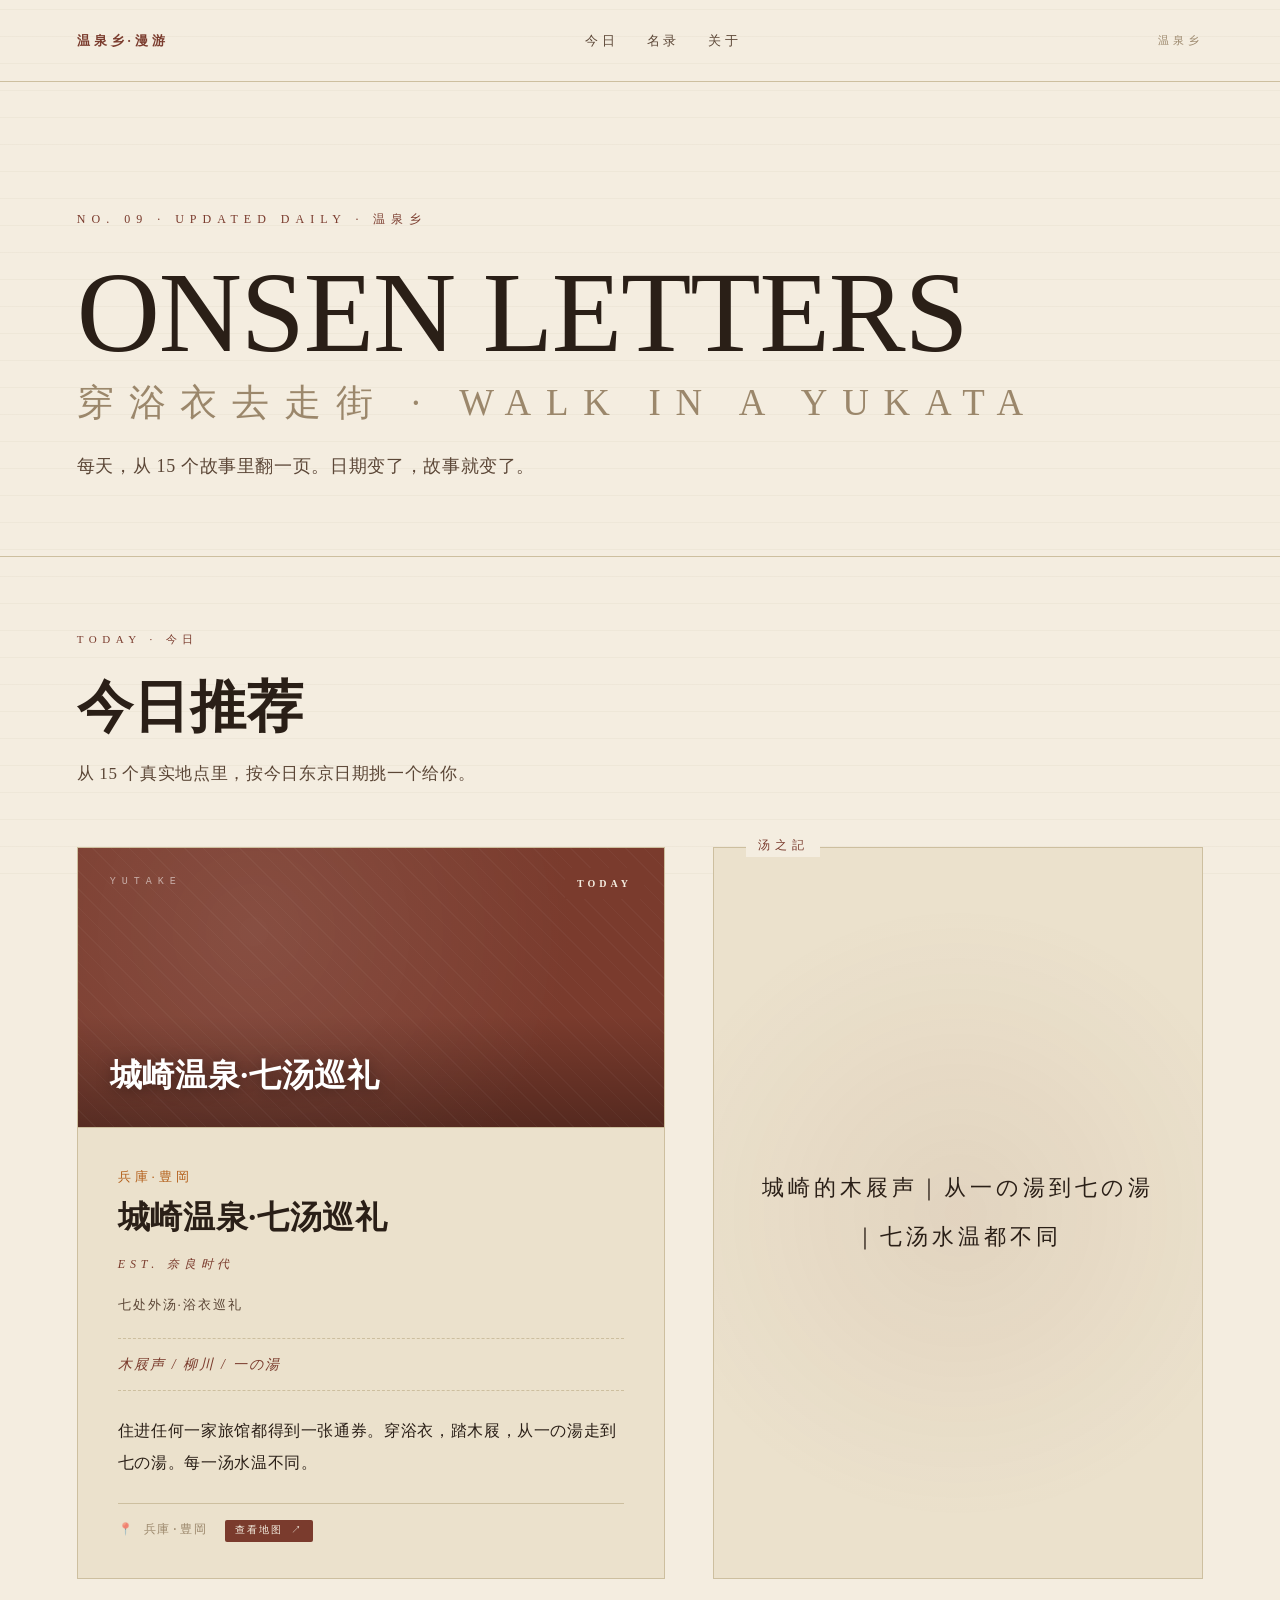
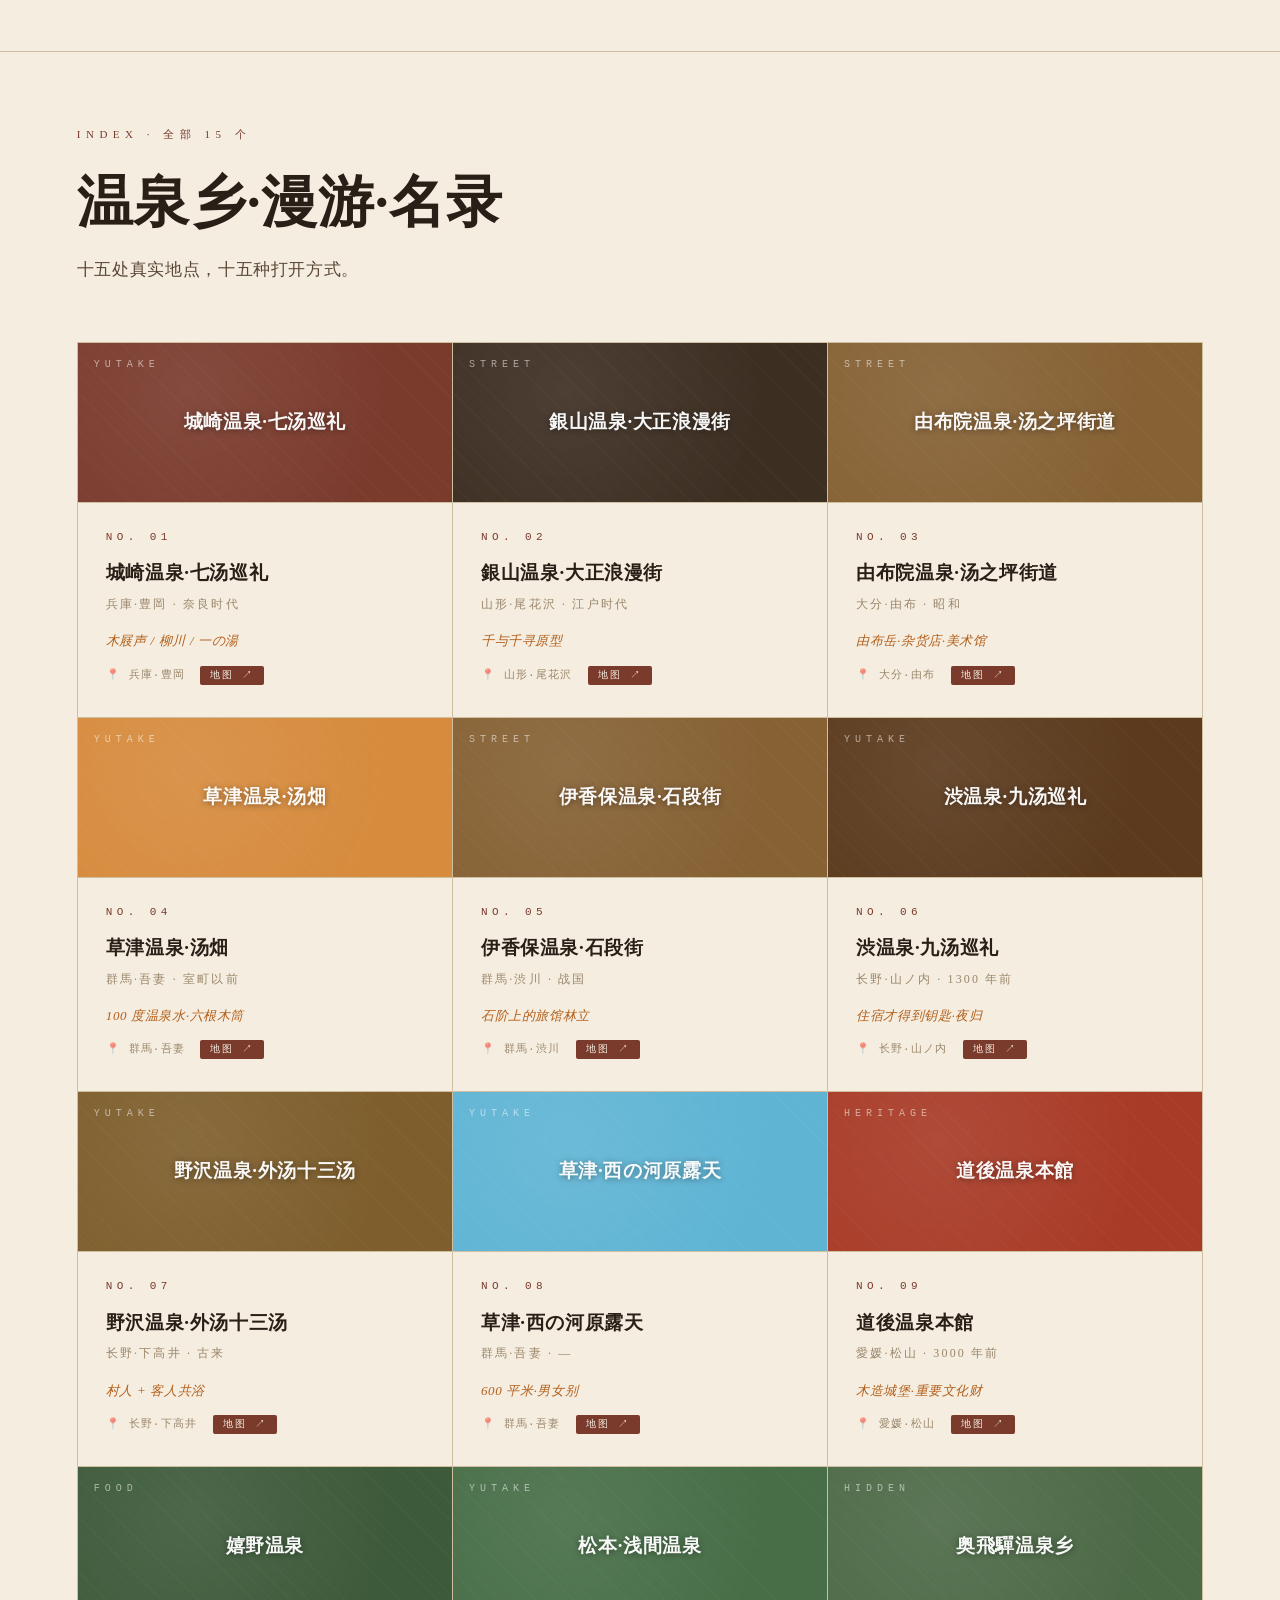
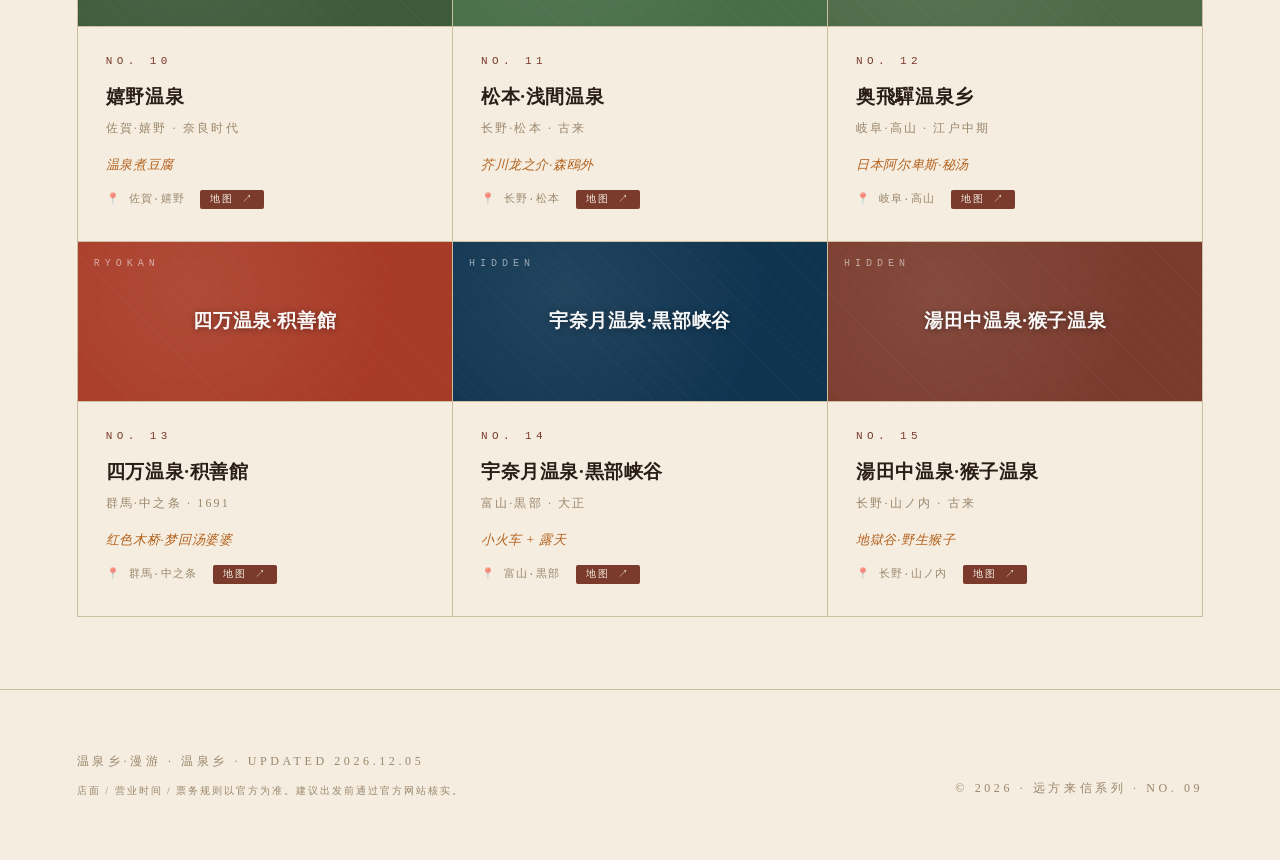
<file: index.html>
<!DOCTYPE html>
<html lang="zh-CN">
<head>
  <meta charset="UTF-8">
  <meta name="viewport" content="width=device-width, initial-scale=1.0">
  <title>温泉乡·漫游 — ONSEN LETTERS</title>
  <meta name="description" content="穿浴衣去走街">
  <link rel="stylesheet" href="assets/style.css">
</head>
<body>
  <header class="nav">
    <div class="logo">温泉乡·漫游</div>
    <ul>
      <li><a href="index.html">今日</a></li>
      <li><a href="list.html">名录</a></li>
      <li><a href="about.html">关于</a></li>
    </ul>
    <div class="meta">温泉乡</div>
  </header>

  <main>
    <section class="hero">
      <div class="meta">NO. 09 · UPDATED DAILY · 温泉乡</div>
      <h1>
        ONSEN LETTERS
        <span class="accent">穿浴衣去走街 · WALK IN A YUKATA</span>
      </h1>
      <p class="tagline">每天，从 15 个故事里翻一页。日期变了，故事就变了。</p>
    </section>

    <section class="section">
      <div class="section-label">TODAY · 今日</div>
      <h2>今日推荐</h2>
      <p class="lead">从 15 个真实地点里，按今日东京日期挑一个给你。</p>

      <div class="tonight">
        <article class="tonight-card">
          <div class="img-frame" id="t-img" data-tag="—">
            <div class="stamp">TODAY</div>
            <div class="big-name" id="t-img-name">— —</div>
          </div>
          <div class="body">
            <div class="ward" id="t-ward">— —</div>
            <h3 class="name" id="t-name">— —</h3>
            <div class="since" id="t-since">— —</div>
            <div class="type" id="t-type">— —</div>
            <div class="vibe" id="t-vibe">— —</div>
            <p class="story" id="t-story">— —</p>
            <div class="address" id="t-address" style="display:none">— —</div>
            <div class="etiquette" id="t-etiquette" style="display:none">— —</div>
            <div class="release" id="t-release" style="display:none">— —</div>
          </div>
        </article>

        <article class="haiku-card" data-label="汤之記">
          <div class="haiku" id="haiku">— —</div>
        </article>
      </div>
    </section>

    <section class="section">
      <div class="section-label">INDEX · 全部 15 个</div>
      <h2>温泉乡·漫游·名录</h2>
      <p class="lead">十五处真实地点，十五种打开方式。</p>
      <div class="list-section" id="all-list"></div>
    </section>
  </main>

  <footer>
    <div>
      <div>温泉乡·漫游 · 温泉乡 · UPDATED <span id="footer-date">2026.05.07</span></div>
      <div class="disclaimer">店面 / 营业时间 / 票务规则以官方为准。建议出发前通过官方网站核实。</div>
    </div>
    <div>© 2026 · 远方来信系列 · NO. 09</div>
  </footer>

  <script>
    function jstSeed() {
      const d = new Date();
      const jst = new Date(d.getTime() + (d.getTimezoneOffset() + 540) * 60000);
      return jst.getFullYear() * 10000 + (jst.getMonth() + 1) * 100 + jst.getDate();
    }
    function pad(n, w) { return String(n).padStart(w, '0'); }
    const dataKey = "spots";
    const haikuKey = "phrases";

    fetch('data/pool.json').then(r => r.json()).then(data => {
      const seed = jstSeed();
      const list = data[dataKey];
      const phrases = data[haikuKey];
      const today = list[seed % list.length];
      const phrase = phrases[seed % phrases.length];

      const dispName = today.name_zh || today.name;
      document.getElementById('t-name').textContent = dispName;
      document.getElementById('t-img-name').textContent = dispName;
      document.getElementById('t-ward').textContent = today.ward;
      document.getElementById('t-since').textContent = today.since ? 'EST. ' + today.since : '';
      document.getElementById('t-type').textContent = today.type || '';
      document.getElementById('t-vibe').textContent = today.vibe || '';
      document.getElementById('t-story').textContent = today.story || '';
      document.getElementById('haiku').textContent = phrase;

      const tImg = document.getElementById('t-img');
      tImg.style.setProperty('--tone', today.color || 'var(--accent)');
      tImg.setAttribute('data-tag', (today.tag || 'spot').toUpperCase());

      // 地址 + Google Maps
      const addr = today.address || today.ward;
      if (addr) {
        const ae = document.getElementById('t-address');
        const gmapQuery = encodeURIComponent((today.name_zh || today.name) + ' ' + (today.ward || ''));
        ae.innerHTML = addr + ' <a class="gmap-link" href="https://www.google.com/maps/search/?api=1&query=' + gmapQuery + '" target="_blank" rel="noopener">查看地图 ↗</a>';
        ae.style.display = '';
      }
      // 礼仪提示（飞田新地等）
      if (today.etiquette) {
        const et = document.getElementById('t-etiquette');
        et.textContent = '⚠ ' + today.etiquette;
        et.style.display = '';
      }
      // 票务规则（japan-tickets）
      if (today.release_rule) {
        const r = document.getElementById('t-release');
        r.innerHTML = '<strong>放票规则：</strong>' + today.release_rule + '<br><strong>提前：</strong>约 ' + (today.advance_days || '?') + ' 天<br><strong>购票：</strong>' + (today.booking_site || '官方');
        r.style.display = '';
      }

      // 列表
      const listEl = document.getElementById('all-list');
      list.forEach(s => {
        const item = document.createElement('div');
        item.className = 'list-item';
        const sName = s.name_zh || s.name;
        const tone = s.color || 'var(--accent)';
        const tag = (s.tag || 'spot').toUpperCase();
        const addr = s.address || s.ward;
        const gmapQuery = encodeURIComponent(sName + ' ' + (s.ward || ''));
        const gmapLink = `<a class="gmap-link" href="https://www.google.com/maps/search/?api=1&query=${gmapQuery}" target="_blank" rel="noopener">地图 ↗</a>`;
        item.innerHTML = `
          <div class="thumb" style="--tone:${tone}" data-tag="${tag}">
            <div class="big-name">${sName}</div>
          </div>
          <div class="body">
            <div class="num">NO. ${pad(s.id, 2)}</div>
            <div class="name">${sName}</div>
            <div class="meta-line">${s.ward} · ${s.since || '—'}</div>
            <div class="vibe">${s.vibe || ''}</div>
            ${addr ? `<div class="address">${addr} ${gmapLink}</div>` : ''}
          </div>
        `;
        listEl.appendChild(item);
      });

      const now = new Date();
      const jst = new Date(now.getTime() + (now.getTimezoneOffset() + 540) * 60000);
      document.getElementById('footer-date').textContent =
        jst.getFullYear() + '.' + pad(jst.getMonth()+1, 2) + '.' + pad(jst.getDate(), 2);
    });
  </script>
</body>
</html>
</file>
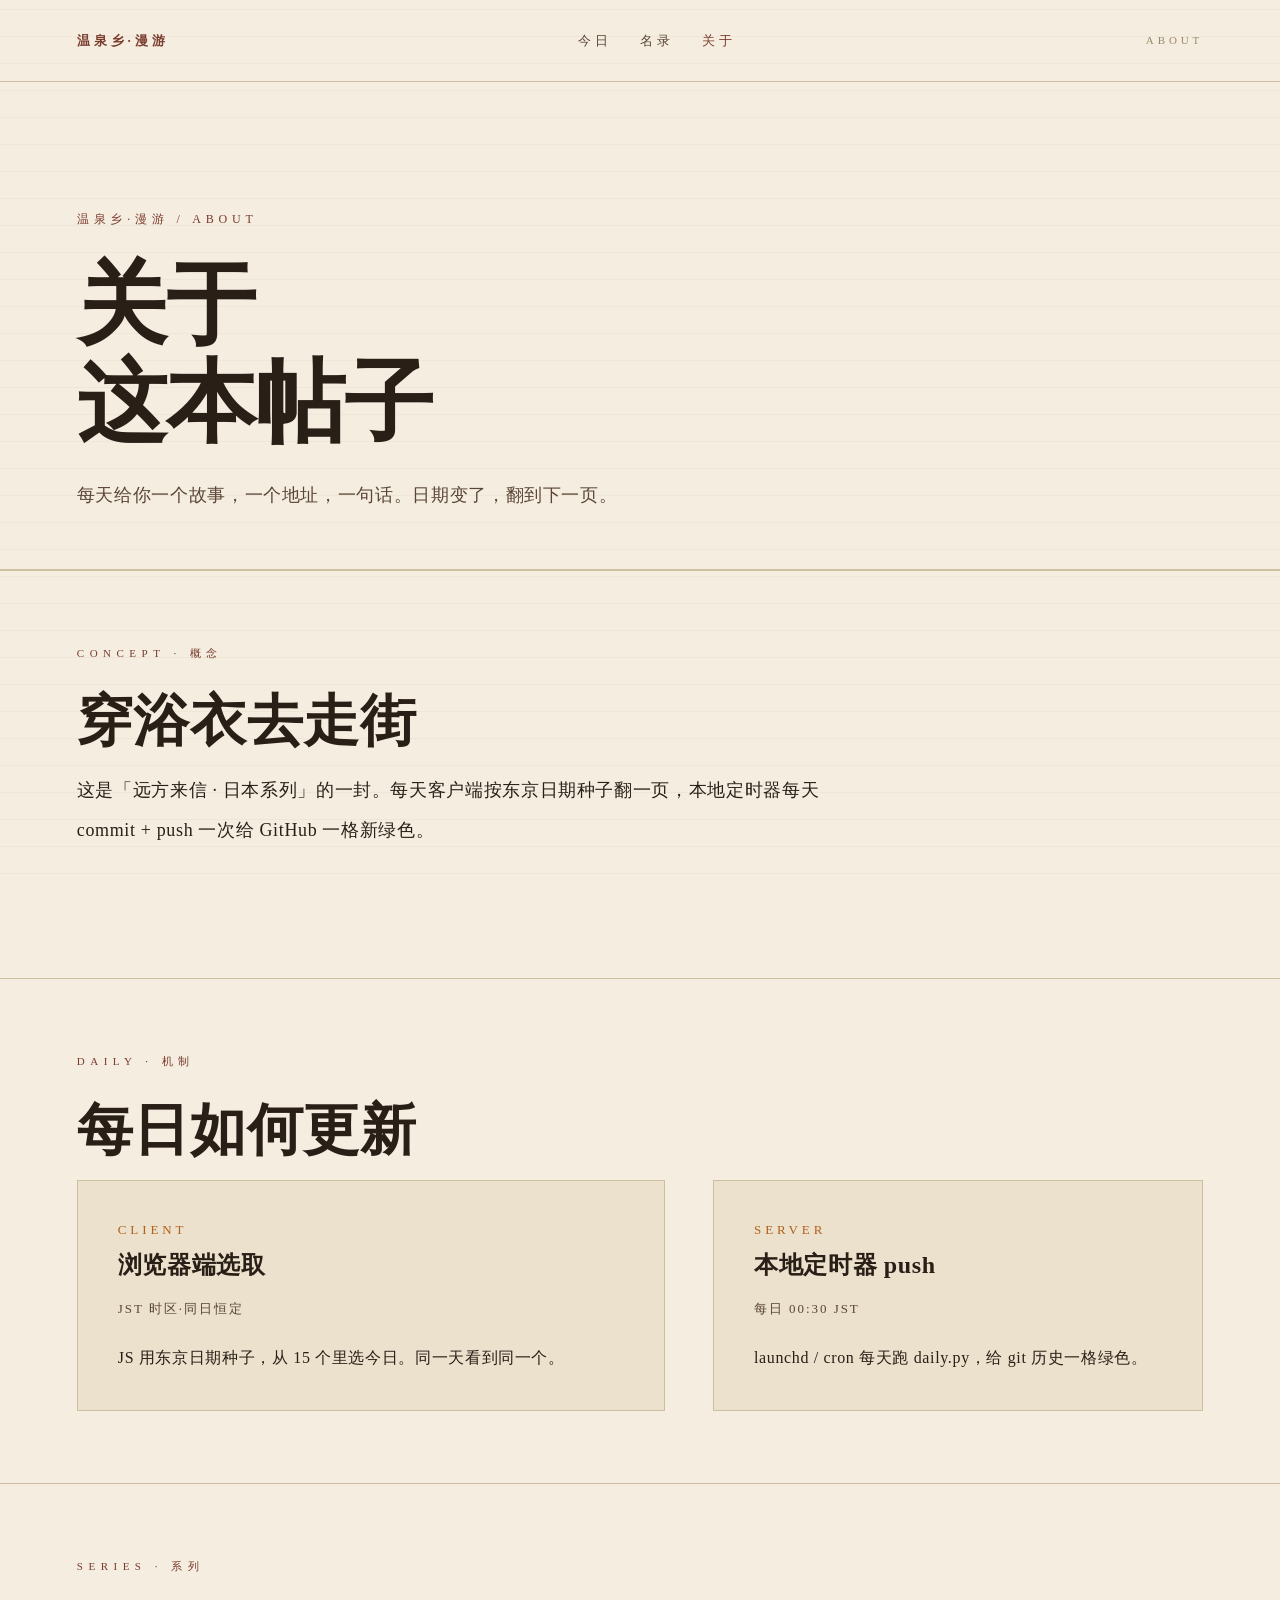
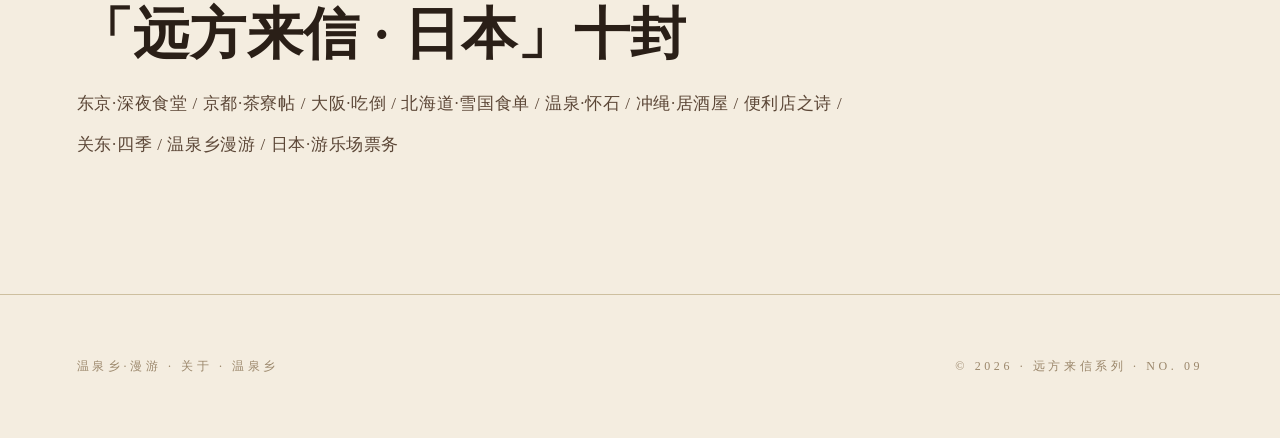
<file: about.html>
<!DOCTYPE html>
<html lang="zh-CN">
<head>
  <meta charset="UTF-8">
  <meta name="viewport" content="width=device-width, initial-scale=1.0">
  <title>关于 — 温泉乡·漫游</title>
  <link rel="stylesheet" href="assets/style.css">
</head>
<body>
  <header class="nav">
    <div class="logo">温泉乡·漫游</div>
    <ul>
      <li><a href="index.html">今日</a></li>
      <li><a href="list.html">名录</a></li>
      <li><a href="about.html" style="color:var(--accent)">关于</a></li>
    </ul>
    <div class="meta">ABOUT</div>
  </header>

  <main>
    <section class="detail-hero">
      <div class="crumb">温泉乡·漫游 / ABOUT</div>
      <h1>关于<br>这本帖子</h1>
      <p class="deck">每天给你一个故事，一个地址，一句话。日期变了，翻到下一页。</p>
    </section>

    <section class="section">
      <div class="section-label">CONCEPT · 概念</div>
      <h2>穿浴衣去走街</h2>
      <p class="lead" style="font-size:18px;color:var(--ink);max-width:760px;line-height:2.2">
        这是「远方来信 · 日本系列」的一封。每天客户端按东京日期种子翻一页，本地定时器每天 commit + push 一次给 GitHub 一格新绿色。
      </p>
    </section>

    <section class="section">
      <div class="section-label">DAILY · 机制</div>
      <h2>每日如何更新</h2>
      <div class="tonight">
        <article class="tonight-card" style="background:var(--bg-2)">
          <div class="body">
            <div class="ward">CLIENT</div>
            <h3 class="name" style="font-size:24px">浏览器端选取</h3>
            <div class="type">JST 时区·同日恒定</div>
            <p class="story">JS 用东京日期种子，从 15 个里选今日。同一天看到同一个。</p>
          </div>
        </article>
        <article class="tonight-card" style="background:var(--bg-2)">
          <div class="body">
            <div class="ward">SERVER</div>
            <h3 class="name" style="font-size:24px">本地定时器 push</h3>
            <div class="type">每日 00:30 JST</div>
            <p class="story">launchd / cron 每天跑 daily.py，给 git 历史一格绿色。</p>
          </div>
        </article>
      </div>
    </section>

    <section class="section">
      <div class="section-label">SERIES · 系列</div>
      <h2>「远方来信 · 日本」十封</h2>
      <p class="lead" style="font-size:17px;color:var(--ink-2);max-width:780px;line-height:2.4">
        东京·深夜食堂 / 京都·茶寮帖 / 大阪·吃倒 / 北海道·雪国食单 / 温泉·怀石 / 冲绳·居酒屋 / 便利店之诗 / 关东·四季 / 温泉乡漫游 / 日本·游乐场票务
      </p>
    </section>
  </main>

  <footer>
    <div>温泉乡·漫游 · 关于 · 温泉乡</div>
    <div>© 2026 · 远方来信系列 · NO. 09</div>
  </footer>
</body>
</html>
</file>
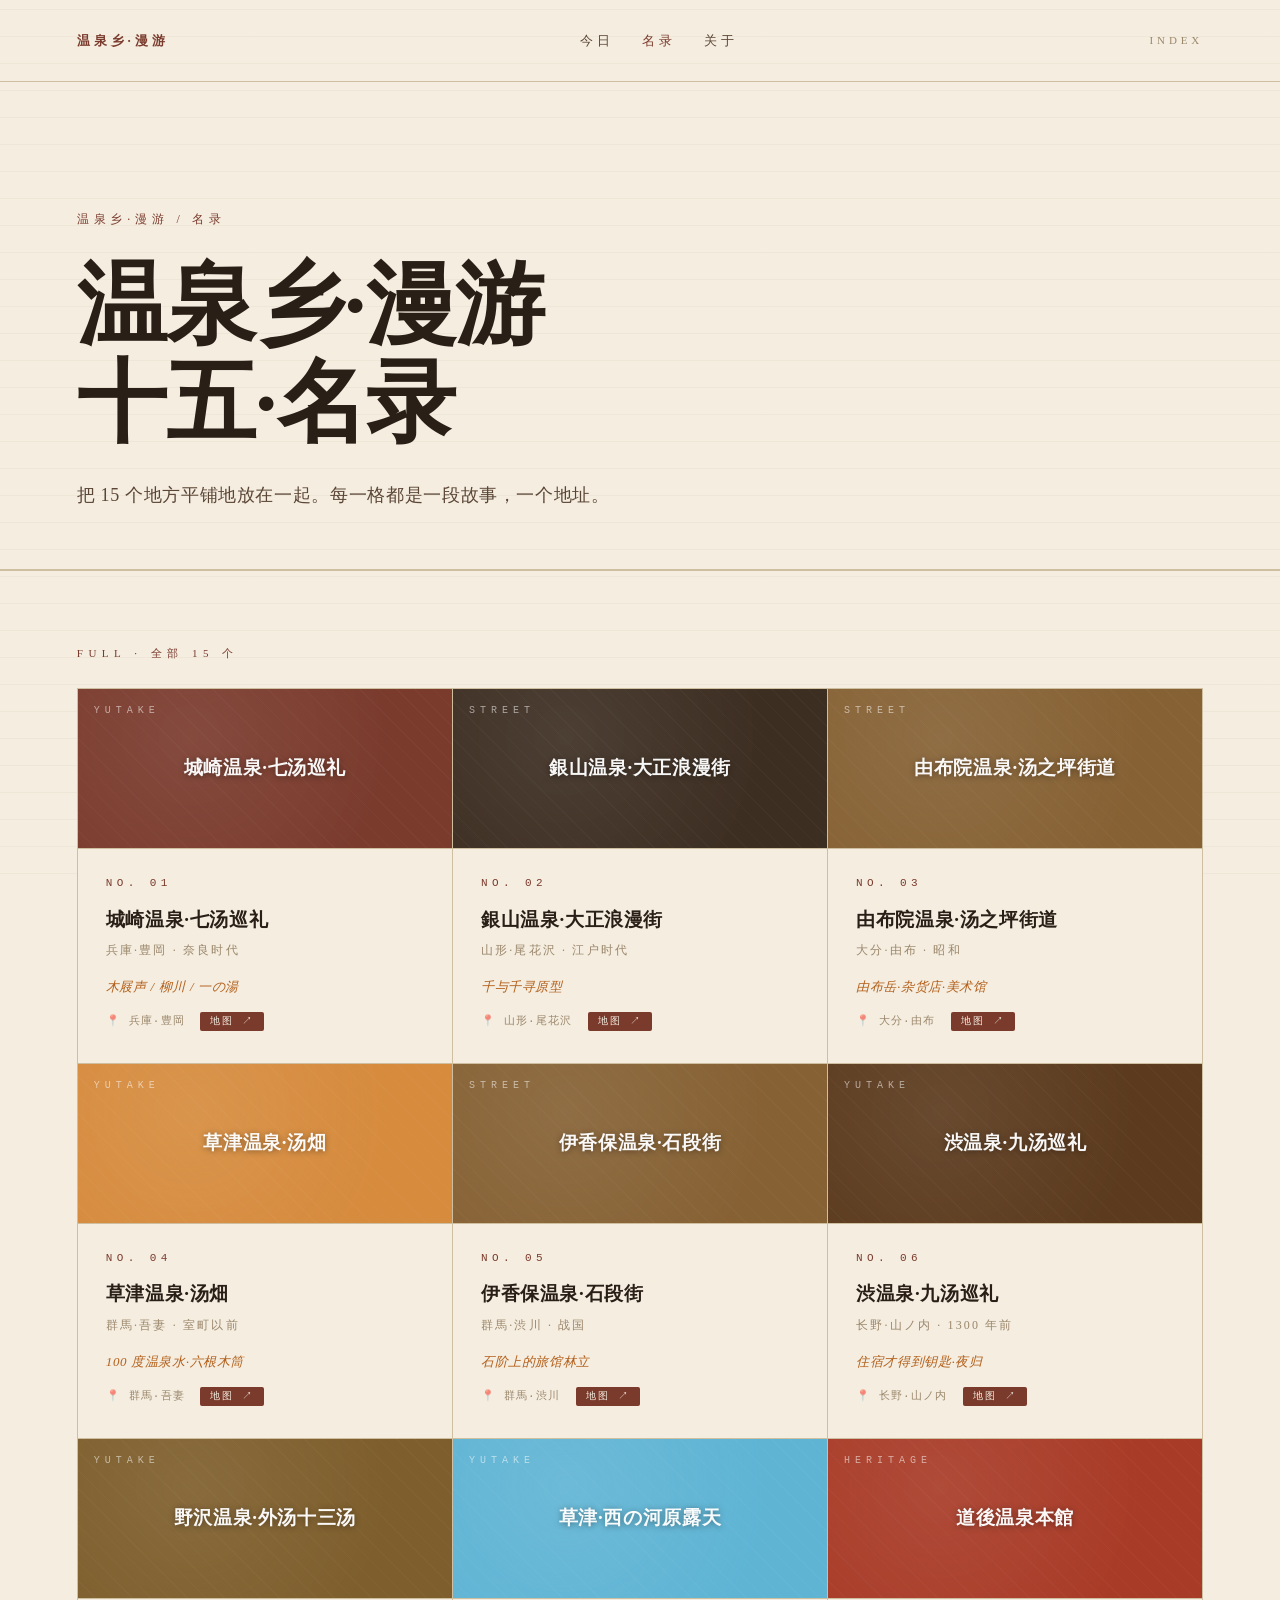
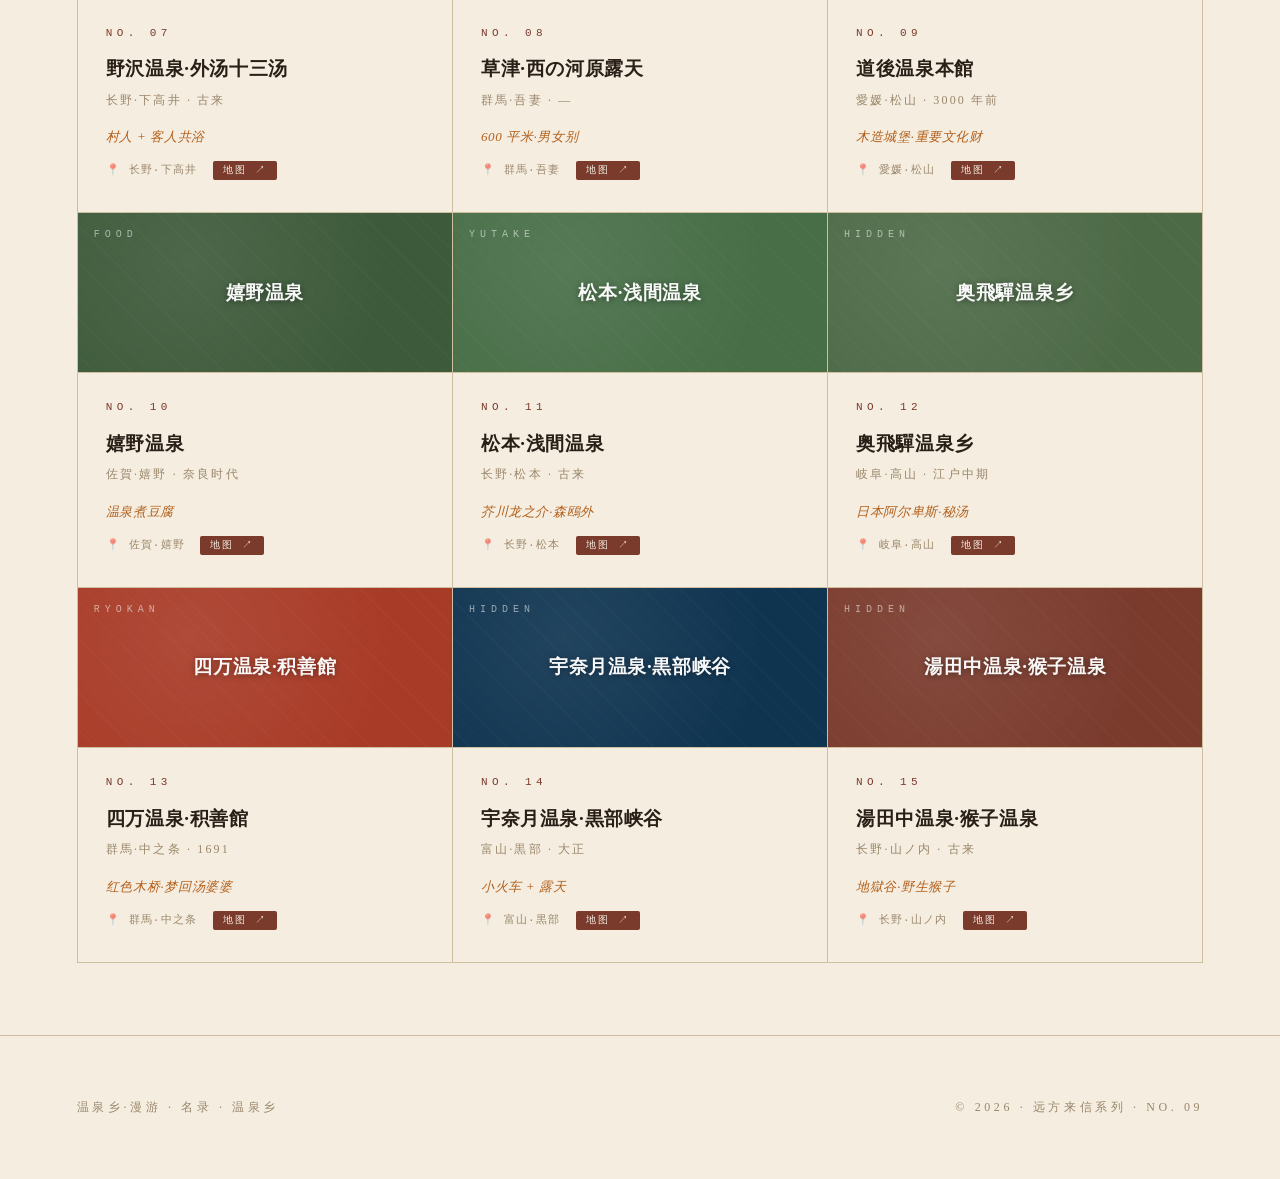
<file: list.html>
<!DOCTYPE html>
<html lang="zh-CN">
<head>
  <meta charset="UTF-8">
  <meta name="viewport" content="width=device-width, initial-scale=1.0">
  <title>名录 — 温泉乡·漫游</title>
  <link rel="stylesheet" href="assets/style.css">
</head>
<body>
  <header class="nav">
    <div class="logo">温泉乡·漫游</div>
    <ul>
      <li><a href="index.html">今日</a></li>
      <li><a href="list.html" style="color:var(--accent)">名录</a></li>
      <li><a href="about.html">关于</a></li>
    </ul>
    <div class="meta">INDEX</div>
  </header>

  <main>
    <section class="detail-hero">
      <div class="crumb">温泉乡·漫游 / 名录</div>
      <h1>温泉乡·漫游<br>十五·名录</h1>
      <p class="deck">把 15 个地方平铺地放在一起。每一格都是一段故事，一个地址。</p>
    </section>

    <section class="section">
      <div class="section-label">FULL · 全部 15 个</div>
      <div class="list-section" id="all-list"></div>
    </section>
  </main>

  <footer>
    <div>温泉乡·漫游 · 名录 · 温泉乡</div>
    <div>© 2026 · 远方来信系列 · NO. 09</div>
  </footer>

  <script>
    function pad(n, w) { return String(n).padStart(w, '0'); }
    fetch('data/pool.json').then(r => r.json()).then(data => {
      const list = data['spots'];
      const listEl = document.getElementById('all-list');
      list.forEach(s => {
        const item = document.createElement('div');
        item.className = 'list-item';
        const sName = s.name_zh || s.name;
        const tone = s.color || 'var(--accent)';
        const tag = (s.tag || 'spot').toUpperCase();
        const addr = s.address || s.ward;
        const gmapQuery = encodeURIComponent(sName + ' ' + (s.ward || ''));
        const gmapLink = `<a class="gmap-link" href="https://www.google.com/maps/search/?api=1&query=${gmapQuery}" target="_blank" rel="noopener">地图 ↗</a>`;
        item.innerHTML = `
          <div class="thumb" style="--tone:${tone}" data-tag="${tag}">
            <div class="big-name">${sName}</div>
          </div>
          <div class="body">
            <div class="num">NO. ${pad(s.id, 2)}</div>
            <div class="name">${sName}</div>
            <div class="meta-line">${s.ward} · ${s.since || '—'}</div>
            <div class="vibe">${s.vibe || ''}</div>
            ${addr ? `<div class="address">${addr} ${gmapLink}</div>` : ''}
          </div>
        `;
        listEl.appendChild(item);
      });
    });
  </script>
</body>
</html>
</file>
<file: assets/style.css>
:root {
  --bg: #f4ede0;
  --bg-2: #ebe1cc;
  --ink: #2a1f17;
  --ink-2: #5b4636;
  --mute: #9b876b;
  --line: #cdbf9f;
  --accent: #7a3b2d;
  --accent-2: #b35f1a;
}
* { box-sizing: border-box; margin: 0; padding: 0; }
html, body {
  background: var(--bg);
  color: var(--ink);
  font-family: "Noto Serif JP", "Songti SC", "Hiragino Mincho ProN", "Source Han Serif", serif;
  font-feature-settings: "palt";
  line-height: 1.95;
  letter-spacing: 0.04em;
  min-height: 100vh;
  overflow-x: hidden;
}
main, header, footer { position: relative; z-index: 2; }
.nav {
  display: flex; justify-content: space-between; align-items: center;
  padding: 28px 6vw; border-bottom: 1px solid var(--line);
  font-size: 13px; letter-spacing: 0.3em;
}
.nav .logo { font-weight: 700; color: var(--accent); }
.nav ul { list-style: none; display: flex; gap: 28px; }
.nav a { color: var(--ink-2); text-decoration: none; transition: color 0.3s; }
.nav a:hover { color: var(--accent); }
.nav .meta { color: var(--mute); font-size: 11px; }

.hero { padding: 14vh 6vw 8vh; }
.hero .meta {
  font-size: 12px; color: var(--accent); letter-spacing: 0.5em; margin-bottom: 24px;
}
.hero h1 {
  font-size: clamp(48px, 9vw, 130px); font-weight: 800;
  line-height: 0.98; letter-spacing: -0.01em; margin-bottom: 24px;
}
.hero h1 .accent {
  display: block; font-size: 0.32em; font-weight: 400;
  color: var(--mute); letter-spacing: 0.4em; margin-top: 16px;
}
.hero p.tagline { font-size: 18px; color: var(--ink-2); max-width: 600px; margin-top: 28px; }

.section { padding: 8vh 6vw; border-top: 1px solid var(--line); }
.section-label {
  font-size: 11px; letter-spacing: 0.5em; color: var(--accent);
  text-transform: uppercase; margin-bottom: 24px;
}
.section h2 { font-size: clamp(32px, 5vw, 56px); font-weight: 700; margin-bottom: 16px; line-height: 1.2; }
.section .lead { font-size: 17px; color: var(--ink-2); max-width: 700px; margin-bottom: 56px; }

.tonight { display: grid; grid-template-columns: 1.2fr 1fr; gap: 48px; align-items: stretch; }
.tonight-card {
  border: 1px solid var(--line); background: var(--bg-2); padding: 0;
  position: relative; overflow: hidden; display: flex; flex-direction: column;
}
.tonight-card .img-frame {
  --tone: var(--accent); width: 100%; height: 280px;
  background: radial-gradient(circle at 30% 30%, color-mix(in srgb, var(--tone) 75%, white 10%), var(--tone) 70%), var(--tone);
  position: relative; overflow: hidden; display: flex;
  align-items: flex-end; padding: 32px; border-bottom: 1px solid var(--line);
}
.tonight-card .img-frame::before {
  content: attr(data-tag); position: absolute; top: 24px; left: 32px;
  font-size: 10px; letter-spacing: 0.6em; color: rgba(255,255,255,0.55);
  font-family: "JetBrains Mono", monospace; text-transform: uppercase;
}
.tonight-card .img-frame::after {
  content: ""; position: absolute; inset: 0;
  background: repeating-linear-gradient(45deg, transparent 0, transparent 12px, rgba(255,255,255,0.03) 12px, rgba(255,255,255,0.03) 13px),
              linear-gradient(180deg, transparent 60%, rgba(0,0,0,0.3) 100%);
  pointer-events: none;
}
.tonight-card .img-frame .big-name {
  position: relative; z-index: 2; font-size: 32px; font-weight: 800;
  letter-spacing: 0.02em; color: #fff; line-height: 1.2;
  text-shadow: 0 2px 16px rgba(0,0,0,0.4);
}
.tonight-card .img-frame .stamp {
  position: absolute; top: 20px; right: 20px;
  background: var(--accent); color: var(--bg); padding: 6px 12px;
  font-size: 10px; letter-spacing: 0.4em; font-weight: 700; z-index: 3;
}
.tonight-card .body { padding: 36px 40px; }
.tonight-card .ward {
  font-size: 13px; letter-spacing: 0.3em; color: var(--accent-2); margin-bottom: 8px;
}
.tonight-card .name { font-size: 32px; font-weight: 700; line-height: 1.25; margin-bottom: 16px; }
.tonight-card .since { font-size: 12px; color: var(--accent); letter-spacing: 0.4em; font-style: italic; margin-bottom: 16px; }
.tonight-card .type { font-size: 13px; color: var(--ink-2); margin-bottom: 20px; letter-spacing: 0.15em; }
.tonight-card .vibe {
  font-size: 14px; color: var(--accent); letter-spacing: 0.15em;
  border-top: 1px dashed var(--line); border-bottom: 1px dashed var(--line);
  padding: 12px 0; margin-bottom: 24px; font-style: italic;
}
.tonight-card .story { font-size: 16px; line-height: 2; color: var(--ink); }
.tonight-card .address {
  margin-top: 24px; padding-top: 16px; border-top: 1px solid var(--line);
  font-size: 12px; color: var(--mute); letter-spacing: 0.15em;
  font-family: "JetBrains Mono", "PingFang SC", monospace; line-height: 1.8;
}
.tonight-card .address::before { content: "📍 "; opacity: 0.6; }
.tonight-card .gmap-link, .list-item .gmap-link {
  display: inline-block; margin-left: 8px; padding: 2px 10px;
  background: var(--accent); color: var(--bg); font-size: 10px;
  letter-spacing: 0.2em; text-decoration: none; border-radius: 2px;
  transition: opacity 0.3s;
}
.tonight-card .gmap-link:hover, .list-item .gmap-link:hover { opacity: 0.8; }
.tonight-card .etiquette {
  margin-top: 12px; font-size: 12px; color: var(--accent-2);
  letter-spacing: 0.15em; font-style: italic;
}
.tonight-card .release {
  margin-top: 16px; padding: 12px; background: color-mix(in srgb, var(--accent) 12%, transparent);
  border-left: 3px solid var(--accent); font-size: 12px;
  color: var(--ink); letter-spacing: 0.1em;
}

.haiku-card {
  border: 1px solid var(--line); padding: 40px;
  display: flex; align-items: center; justify-content: center;
  background: radial-gradient(circle at center, color-mix(in srgb, var(--accent) 8%, transparent), transparent 70%), var(--bg-2);
  position: relative;
}
.haiku-card::before {
  content: attr(data-label); position: absolute; top: -14px; left: 32px;
  background: var(--bg); padding: 0 12px; color: var(--accent);
  font-size: 12px; letter-spacing: 0.4em;
}
.haiku-card .haiku {
  font-size: 22px; line-height: 2.2; text-align: center;
  letter-spacing: 0.18em; color: var(--ink); white-space: pre-line;
  font-weight: 300;
}

.list-section {
  display: grid; grid-template-columns: repeat(auto-fit, minmax(300px, 1fr));
  gap: 1px; background: var(--line); border: 1px solid var(--line);
}
.list-item {
  background: var(--bg); padding: 0; transition: background 0.3s;
  position: relative; overflow: hidden;
}
.list-item:hover { background: var(--bg-2); }
.list-item .thumb {
  --tone: var(--accent); width: 100%; height: 160px;
  background: radial-gradient(circle at 30% 30%, color-mix(in srgb, var(--tone) 75%, white 8%), var(--tone) 70%), var(--tone);
  position: relative; overflow: hidden; display: flex; align-items: center;
  justify-content: center; padding: 16px; border-bottom: 1px solid var(--line);
}
.list-item .thumb::before {
  content: attr(data-tag); position: absolute; top: 12px; left: 16px;
  font-size: 10px; letter-spacing: 0.5em; color: rgba(255,255,255,0.55);
  font-family: "JetBrains Mono", monospace; text-transform: uppercase;
}
.list-item .thumb::after {
  content: ""; position: absolute; inset: 0;
  background: repeating-linear-gradient(45deg, transparent 0, transparent 12px, rgba(255,255,255,0.025) 12px, rgba(255,255,255,0.025) 13px);
}
.list-item .thumb .big-name {
  position: relative; z-index: 2; font-size: 19px; font-weight: 700;
  color: rgba(255,255,255,0.96); text-align: center; line-height: 1.3;
  text-shadow: 0 1px 6px rgba(0,0,0,0.4);
}
.list-item .body { padding: 24px 28px 32px; }
.list-item .num {
  font-size: 11px; color: var(--accent); letter-spacing: 0.4em;
  margin-bottom: 12px; font-family: "JetBrains Mono", monospace;
}
.list-item .name { font-size: 19px; font-weight: 700; margin-bottom: 6px; line-height: 1.4; }
.list-item .meta-line {
  font-size: 12px; color: var(--mute); letter-spacing: 0.18em; margin-bottom: 12px;
}
.list-item .vibe { font-size: 13px; color: var(--accent-2); font-style: italic; margin-bottom: 12px; }
.list-item .address {
  font-size: 11px; color: var(--mute); letter-spacing: 0.1em; margin-top: 12px;
  font-family: "JetBrains Mono", "PingFang SC", monospace; line-height: 1.5;
}
.list-item .address::before { content: "📍 "; opacity: 0.6; }

footer {
  border-top: 1px solid var(--line); padding: 60px 6vw;
  display: flex; justify-content: space-between; align-items: flex-end;
  font-size: 12px; color: var(--mute); letter-spacing: 0.3em;
}
footer .disclaimer {
  font-size: 10px; color: var(--mute); letter-spacing: 0.2em;
  margin-top: 8px; text-transform: none;
}

.detail-hero { padding: 14vh 6vw 6vh; border-bottom: 1px solid var(--line); }
.detail-hero .crumb { font-size: 12px; color: var(--accent); letter-spacing: 0.4em; margin-bottom: 24px; }
.detail-hero h1 { font-size: clamp(40px, 7vw, 96px); font-weight: 800; line-height: 1.1; letter-spacing: -0.01em; margin-bottom: 24px; }
.detail-hero .deck { font-size: 18px; color: var(--ink-2); max-width: 700px; line-height: 2.1; }

@media (max-width: 800px) {
  .tonight { grid-template-columns: 1fr; }
  .nav ul { display: none; }
  .hero { padding: 10vh 6vw 6vh; }
  footer { flex-direction: column; align-items: flex-start; gap: 16px; }
}

body::before {
  content: ""; position: fixed; inset: 0; pointer-events: none; z-index: 0;
  background: repeating-linear-gradient(0deg, transparent 0 26px, rgba(154,135,107,0.06) 26px 27px);
}
.hero h1 { font-weight: 400; }
</file>
